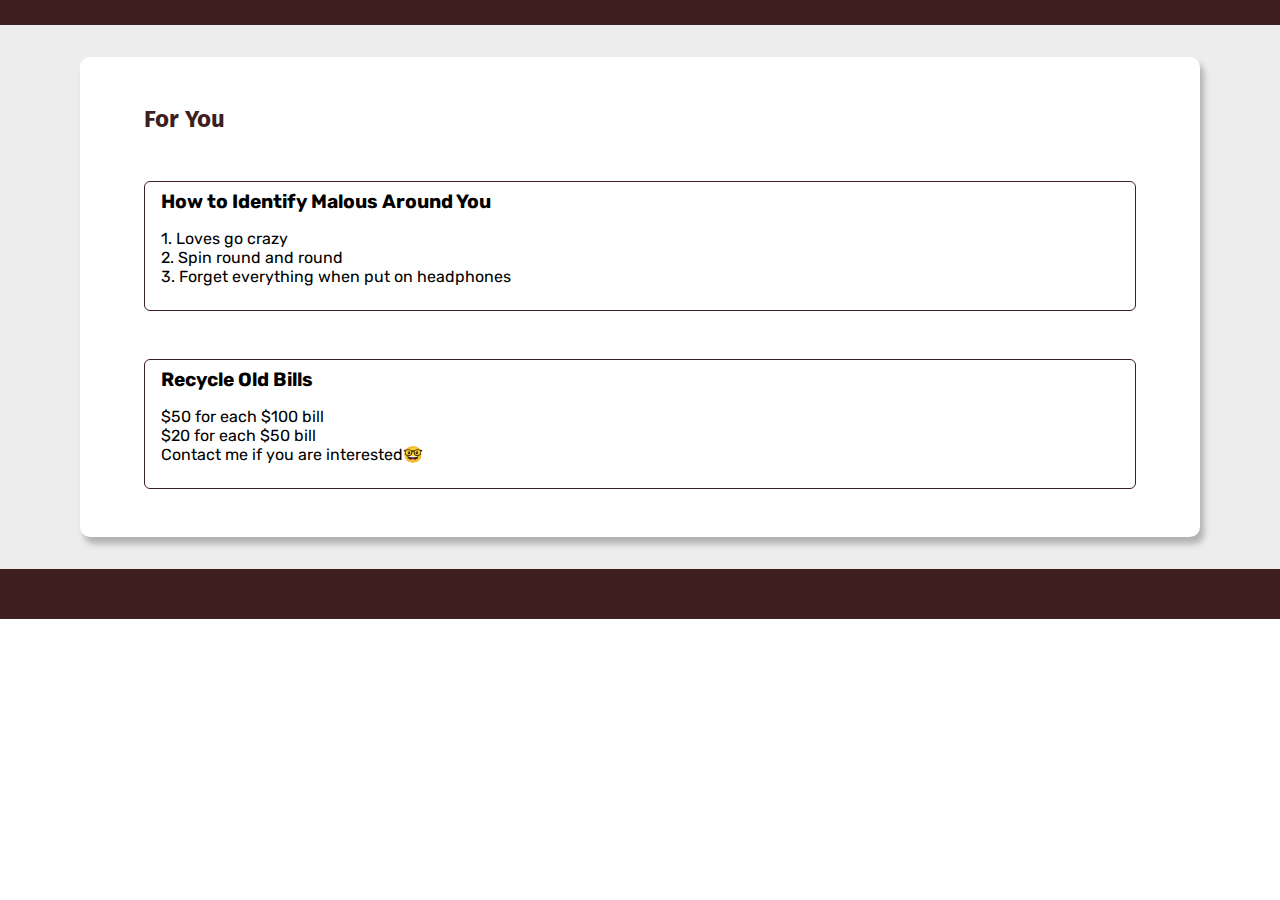
<file: index.html>
<!DOCTYPE html>
<html lang="en">
  <head>
    <meta charset="UTF-8" />
    <meta name="viewport" content="width=device-width, initial-scale=1.0" />

    <link rel="preconnect" href="https://fonts.googleapis.com" />
    <link rel="preconnect" href="https://fonts.gstatic.com" crossorigin />
    <link
      href="https://fonts.googleapis.com/css2?family=Fira+Sans&family=Gugi&family=Rubik&display=swap"
      rel="stylesheet"
    />

    <link rel="stylesheet" href="style.css" />
    <link rel="stylesheet" href="queries.css" />

    <title>Rabbit Hole</title>
  </head>
  <body>
    <header></header>

    <main>
      <div class="background-container">
        <div class="container">
          <h1 class="primary-heading">For You</h1>

          <div class="posts">
            <div class="post">
              <h2 class="post-heading">How to Identify Malous Around You</h2>
              <p class="post-content">
                1. Loves go crazy<br />
                2. Spin round and round <br />
                3. Forget everything when put on headphones
              </p>
              <div class="comment-area">
                <div class="like-save-comment">
                  <div class="like"></div>
                  <div class="save"></div>
                  <div class="comment"></div>
                </div>
                <div class="poster"></div>
              </div>
            </div>

            <div class="post">
              <h2 class="post-heading">Recycle Old Bills</h2>
              <p class="post-content">
                $50 for each $100 bill<br />
                $20 for each $50 bill <br />
                Contact me if you are interested🤓
              </p>
              <div class="comment-area"></div>
            </div>
          </div>
        </div>
      </div>
    </main>

    <footer></footer>
  </body>
</html>
</file>
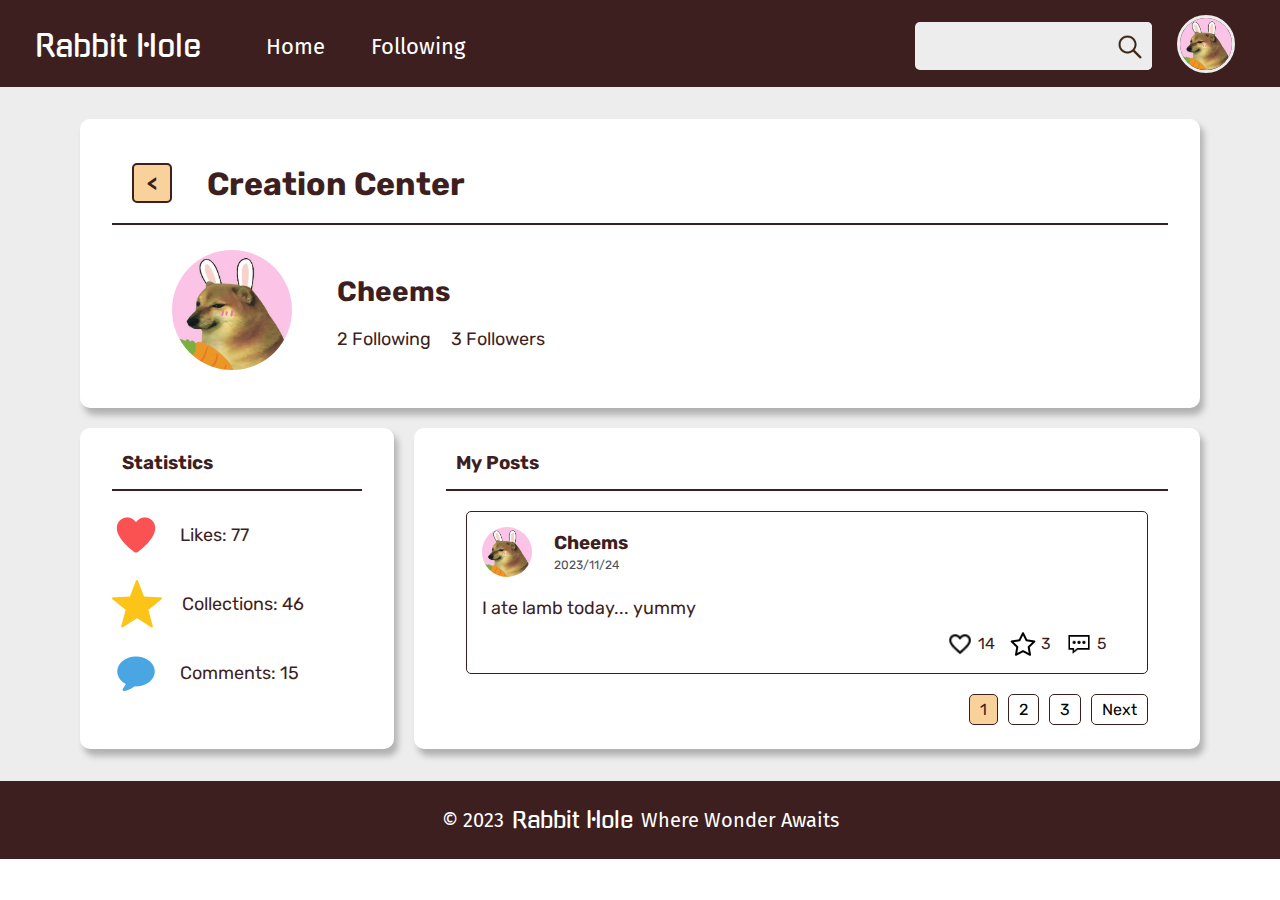
<file: creation-center.html>
<!DOCTYPE html>
<html lang="en">
  <head>
    <meta charset="UTF-8" />
    <meta name="viewport" content="width=device-width, initial-scale=1.0" />

    <link rel="preconnect" href="https://fonts.googleapis.com" />
    <link rel="preconnect" href="https://fonts.gstatic.com" crossorigin />
    <link
      href="https://fonts.googleapis.com/css2?family=Fira+Sans&family=Gugi&family=Rubik&display=swap"
      rel="stylesheet"
    />

    <link rel="stylesheet" href="style.css" />
    <link rel="stylesheet" href="queries.css" />

    <title>Rabbit Hole - Creation Center</title>
  </head>

  <body>
    <header>
      <div class="logo">Rabbit Hole</div>
      <nav>
        <ul>
          <li><a href="index.html"> Home </a></li>
          <li><a href="following.html"> Following </a></li>
        </ul>
      </nav>

      <div class="search-bar">
        <form action="/search" method="get">
          <input type="text" name="q" placeholder="Search">
          <button type="submit"><img src="imgs/icons8-search-48.png" alt="Search Button"></button>
        </form>
      </div>

      <div class="me-link">
        <ul>
          <li><a href="me.html"><img src="imgs/cheems.jpg" alt="Me"></a></li>
        </ul>
      </div>
    </header>

    <div class="background-container">
      <!-- Profile Section -->
      <div class="creation-center-container">
        <div class="profile-section">
          <div class="header-line">
            <div class="close-btn" onclick="history.back()"><</div>
            <div class="post-header"><h1>Creation Center</h1></div>
          </div>

          <hr class="cutting_line">

          <div class="user-info">
            <div class="profile-photo">
              <img src="imgs/cheems.jpg" alt="User Profile">
            </div>
            <div class="profile-detail">
              <h2>Cheems</h2>
              <p>2 Following &nbsp &nbsp 3 Followers</p>
            </div>
          </div>
        </div>
        
        <div class="bottom-container">
          <!-- Statistics Section -->
          <div class="stats-section">
            <div class="header-line">
              <h3>Statistics</h3>
            </div>

            <hr class="cutting_line">

            <div class="stats-container">
              <div class="stat">
                <img src="imgs/icons8-like-48 (1).png" alt="Likes">
                <span>Likes: 77</span>
              </div>
              <div class="stat">
                <img src="imgs/icons8-star-50.png" alt="Collections">
                <span>Collections: 46</span>
              </div>
              <div class="stat">
                <img src="imgs/icons8-comment-48 (1).png" alt="Comments">
                <span>Comments: 15</span>
              </div>
            </div>  
          </div>

          <!-- Posts Section -->
          <div class="posts-section">
            <div class="header-line">
              <h3>My Posts</h3>
            </div>

            <hr class="cutting_line">
            
            <!-- My Post 1 -->
            <div class="my-post">
              <div class="my-post-details">
                <div class="my-post-profile">
                  <img src="imgs/cheems.jpg" alt="User Profile">
                  <div class="name-info">
                    <h3> Cheems </h3>
                    <p>2023/11/24</p>
                  </div>
                </div>

                <div class="my-post-content">
                  <p>I ate lamb today... yummy</p>
                </div>
              </div>

              <div class="post-interaction">
                <img src="imgs/icons8-like-24.png" alt="Likes"> <p>14</p>
                <img src="imgs/icons8-star-26.png" alt="Likes"> <p>3</p>
                <img src="imgs/icons8-comment-32.png" alt="Likes"> <p>5</p>
              </div>
            </div>

            <!-- Pagination -->
            <ul class="pagination">
              <li class="active">1</li>
              <li>2</li>
              <li>3</li>
              <li>Next</li>
            </ul>
          </div>
        </div>
      </div>
    </div>

    <footer>
      <p>&copy 2023 <div class="logo"> Rabbit Hole </div> Where Wonder Awaits</p>
    </footer>
  </body>
</html>
</file>
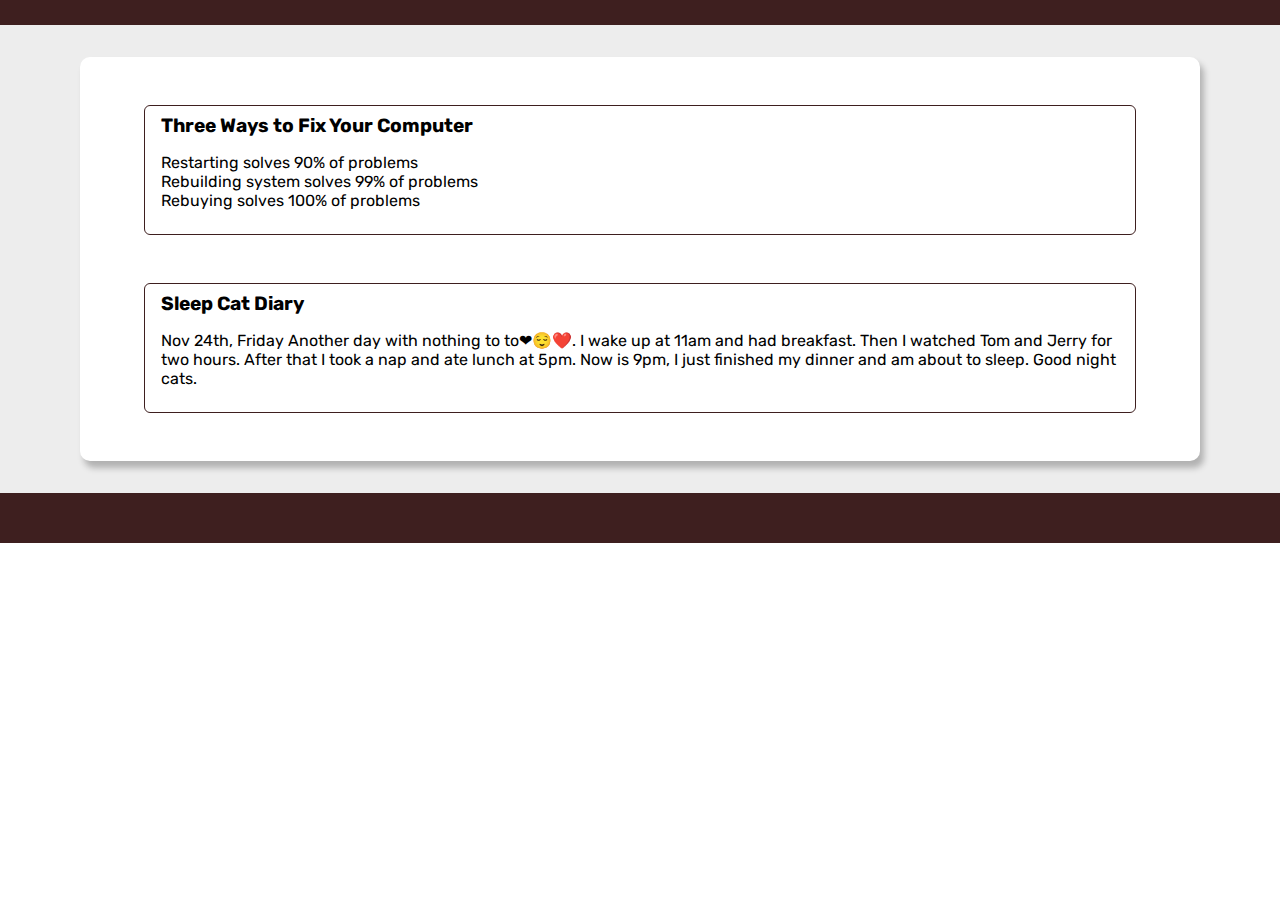
<file: following.html>
<!DOCTYPE html>
<html lang="en">
  <head>
    <meta charset="UTF-8" />
    <meta name="viewport" content="width=device-width, initial-scale=1.0" />

    <link rel="preconnect" href="https://fonts.googleapis.com" />
    <link rel="preconnect" href="https://fonts.gstatic.com" crossorigin />
    <link
      href="https://fonts.googleapis.com/css2?family=Fira+Sans&family=Gugi&family=Rubik&display=swap"
      rel="stylesheet"
    />

    <link rel="stylesheet" href="style.css" />
    <link rel="stylesheet" href="queries.css" />

    <title>Document</title>
  </head>
  <body>
    <header></header>

    <main>
      <div class="background-container">
        <div class="container">
          <div class="following"></div>

          <div class="posts">
            <div class="post">
              <h2 class="post-heading">Three Ways to Fix Your Computer</h2>
              <p class="post-content">
                Restarting solves 90% of problems<br />
                Rebuilding system solves 99% of problems<br />
                Rebuying solves 100% of problems
              </p>
              <div class="comment-area"></div>
            </div>

            <div class="post">
              <h2 class="post-heading">Sleep Cat Diary</h2>
              <p class="post-content">
                Nov 24th, Friday Another day with nothing to to❤😌❤️. I wake up
                at 11am and had breakfast. Then I watched Tom and Jerry for two
                hours. After that I took a nap and ate lunch at 5pm. Now is 9pm,
                I just finished my dinner and am about to sleep. Good night
                cats.
              </p>
              <div class="comment-area"></div>
            </div>
          </div>
        </div>
      </div>
    </main>

    <footer></footer>
  </body>
</html>
</file>
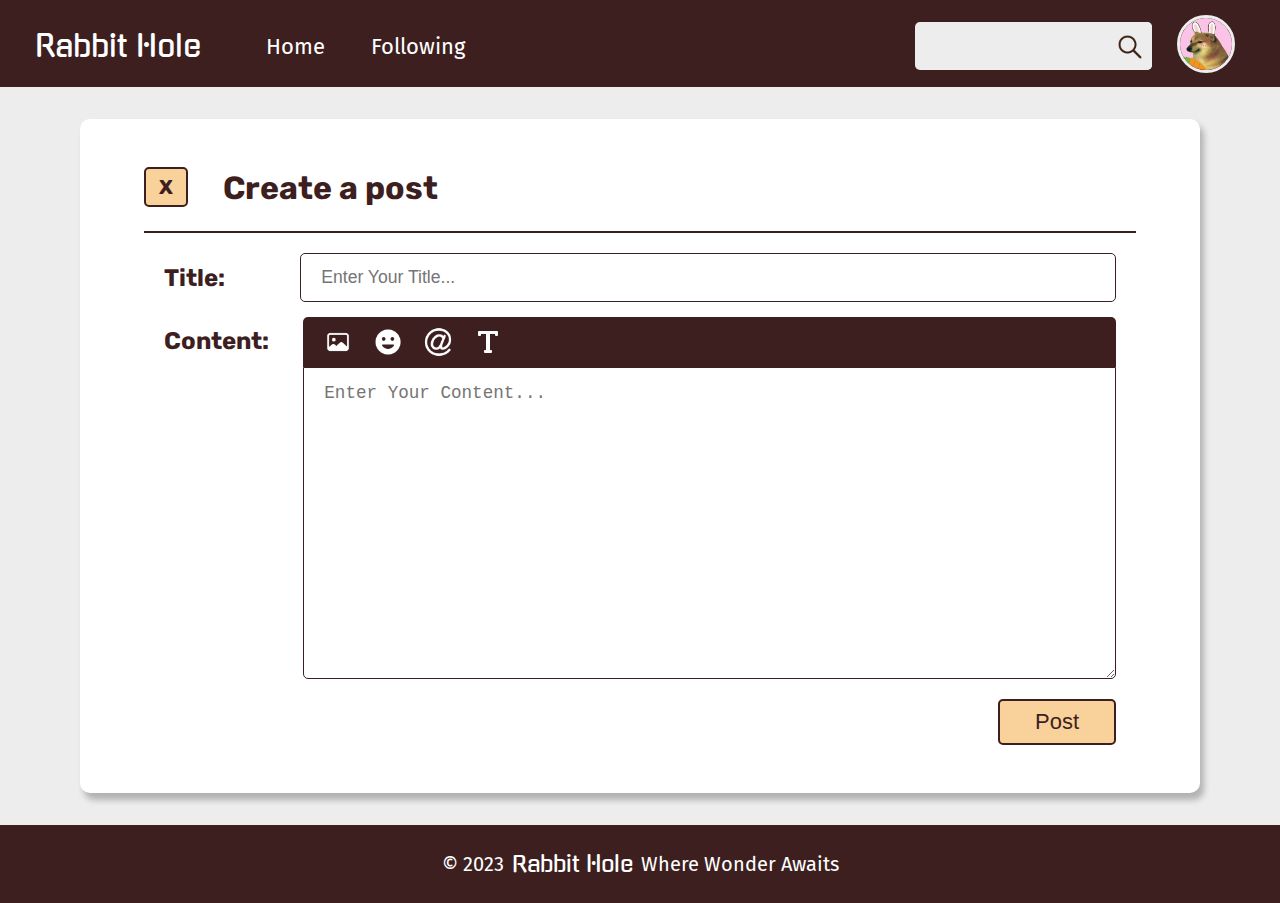
<file: post.html>
<!DOCTYPE html>
<html lang="en">
  <head>
    <meta charset="UTF-8" />
    <meta name="viewport" content="width=device-width, initial-scale=1.0" />

    <link rel="preconnect" href="https://fonts.googleapis.com" />
    <link rel="preconnect" href="https://fonts.gstatic.com" crossorigin />
    <link
      href="https://fonts.googleapis.com/css2?family=Fira+Sans&family=Gugi&family=Rubik&display=swap"
      rel="stylesheet"
    />

    <link rel="stylesheet" href="style.css" />
    <link rel="stylesheet" href="queries.css" />

    <title>Rabbit Hole - Post New Content</title>
  </head>

  <body>
    <header>
      <div class="logo">Rabbit Hole</div>
      <nav>
        <ul>
          <li><a href="index.html"> Home </a></li>
          <li><a href="following.html"> Following </a></li>
        </ul>
      </nav>

      <div class="search-bar">
        <form method="get">
          <input type="text" name="q" placeholder="Search" />
          <button type="submit">
            <img src="imgs/icons8-search-48.png" alt="Search Button" />
          </button>
        </form>
      </div>

      <div class="me-link">
        <ul>
          <li>
            <a href="me.html"><img src="imgs/cheems.jpg" alt="Me" /></a>
          </li>
        </ul>
      </div>
    </header>

    <main>
      <div class="background-container">
        <div class="container">
          <div class="post-new-content-head">
            <div class="close-btn" onclick="history.back()">X</div>
            <div class="post-header"><h1>Create a post</h1></div>
          </div>

          <hr class="cutting_line" />

          <form class="post-form">
            <div class="post-title">
              <h2>Title:</h2>
              <input
                type="text"
                class="input-field"
                placeholder="Enter Your Title..."
                name="title"
              />
            </div>
            <div class="post-enter-content">
              <h2>Content:</h2>
              <div class="post-enter-content-area">
                <div class="content-icons">
                  <img
                    src="imgs/icons8-picture-48.png"
                    alt="picture-icon-dark"
                    title="Icon 1"
                  />
                  <img
                    src="imgs/icons8-smile-48.png"
                    alt="smile-icon-dark"
                    title="Icon 2"
                  />
                  <img
                    src="imgs/icons8-at-sign-48.png"
                    alt="at-icon-dark"
                    title="Icon 3"
                  />
                  <img
                    src="imgs/icons8-text-30.png"
                    alt="text-icon-dark"
                    title="Icon 4"
                  />
                </div>
                <textarea
                  class="input-field-content"
                  placeholder="Enter Your Content..."
                  name="content"
                  rows="14"
                ></textarea>
              </div>
            </div>
            <div class="post-form-btn-container">
              <button
                type="button"
                class="post-content-btn"
                onclick="window.location.href='index.html'"
              >
                Post
              </button>
            </div>
          </form>
        </div>
      </div>
    </main>

    <footer>
      <p>&copy 2023</p>
      <div class="logo">Rabbit Hole</div>
      <p>Where Wonder Awaits</p>
    </footer>
  </body>
</html>
</file>
<file: style.css>
* {
  padding: 0;
  margin: 0;
  box-sizing: border-box;
}

html {
  font-size: 1rem;
  font-family: "Rubik", sans-serif;
}

/**************************/
/* CONTAINER */
/**************************/

.background-container {
  background-color: #ededed;
  padding: 1.5rem 1.5rem;
}

.container {
  background-color: #fff;
  padding: 1.5rem 2rem;
  border-radius: 10px;
  box-shadow: 4px 0.4rem 0.4rem rgba(0, 0, 0, 0.25);
}

.primary-heading {
  font-size: 1.5rem;
  font-family: "Fira Sans", sans-serif;
  margin-bottom: 1.5rem;
  color: #3e1f1f;
}

/**************************/
/* POSTS SECTION*/
/**************************/

.posts {
  display: flex;
  flex-direction: column;
  gap: 2rem;
}

.post {
  border: 1px solid #3e1f1f;
  padding: 0.5rem 1rem;
  border-radius: 6px;
}

.post-heading {
  font-size: 1.2rem;
  margin-bottom: 1rem;
}

.post-content {
  font-size: 1rem;
  margin-bottom: 1rem;
}

.poster {
  display: flex;
  align-items: center;
  gap: 0.5rem;
}

.poster-img {
  width: 2.4rem;
  border-radius: 50%;
}

.comment-area {
  display: flex;
  justify-content: space-between;
}

.like-save-comment {
  display: flex;
  align-items: center;
  gap: 1.2rem;
}

.comment-area-button {
  background-color: #fff;
  border: none;
  width: 2rem;
  height: 2rem;

  display: flex;
  align-items: center;
}

/**************************/
/* FOLLOWING SECTION*/
/**************************/

.following-header {
  display: flex;
  align-items: center;
  gap: 3rem;
  margin-bottom: 2rem;
}

.following {
  display: flex;
  align-items: center;
  gap: 1rem;
}

.following-img {
  border-radius: 50%;
  width: 4rem;
}

/**************************/
/* ME SECTION*/
/**************************/

/* Profile */

.profile-container {
  padding: 0.8rem;
  margin-bottom: 2rem;
  display: flex;
  justify-content: space-between;
  align-items: center;
}

.profile {
  display: flex;
  gap: 1.5rem;
  align-items: center;
}

.profile-info {
  display: flex;
  flex-direction: column;
  gap: 0.8rem;
}

.profile-img {
  width: 5rem;
  border-radius: 50%;
}

.profile-name {
  font-size: 1.3rem;
}

.following-followers {
  display: flex;
  flex-direction: column;
  gap: 0.2rem;
  align-items: center;
}

.following,
.followers {
  display: flex;
  gap: 0.3rem;
  align-items: center;
}

.number {
  font-size: 0.6rem;
  color: #000;
}

.following-text,
.follower-text {
  font-size: 0.8rem;
  color: #495057;
}

/* Buttons */

.me-buttons {
  display: flex;
  flex-direction: column;
  align-items: center;
  gap: 1rem;
}

.me-button {
  border: none;
  border-radius: 5px;
  align-self: center;
  padding: 0.4rem 0.8rem;

  background-color: #f8d29a;
  color: #3E1F1F;
  font-size: 0.8rem;
  border: 1.8px solid #3E1F1F;
}

.me-button:hover {
  background-color: #3E1F1F;
  color: #f8d29a;
  transition: 0.3s;
}

/* Small Containers */

.me-containers {
  display: flex;
  flex-direction: column;
  gap: 3rem;
}

.following-container,
.favorites-container,
.notifications-container {
  background-color: #f8f9fa;
  height: 4rem;
  border-radius: 6px;
  padding: 1rem;

  display: flex;
  gap: 1rem;
  align-items: center;
}

.me-heading {
  font-size: 1rem;
  color: #495057;
}

.me-text {
  font-size: 0.9rem;
  color: #000;
}

.me-following-img {
  border-radius: 50%;
  width: 3rem;
}

/**************************/
/* HEADER SECTION*/
/**************************/

header {
  display: flex;
  align-items: center;
  background-color: #3E1F1F;
  padding: 15px 10px 10px 25px;
  font-family: "Fira Sans", sans-serif;
}

header .logo {
  font-family: 'Gugi', cursive;
  font-size: 20px;
  color: white;
  margin-right: 10px;
}

header nav {
  display: flex;
  margin-right: auto;
}

header li {
  display: inline;
  margin-right: 20px;
}

header nav a {
  color: white;
  text-decoration: none;
  margin: 4px 10px;
  font-size: 18px;
}

header nav a:hover {
  color: #f8d29a;
  text-decoration: underline;
  transition: 0.3s;
}

header .search-bar {
  display: flex;
  position: relative;
  margin-right: 15px;
  align-items: center;
}

header .search-bar input[type="text"] {
  padding: 10px;
  border: none;
  border-radius: 5px;
  background-color: #EDEDED;
  width: 100%;
  font-size: 1rem;
}

.search-bar ::placeholder {
  color: #EDEDED;
}

header .search-bar button {
  position: absolute;
  right: 0px;
  top: 0px;
  border: none;
  background: #EDEDED;
  cursor: pointer;
  border-radius: 5px;
  height: 100%;
  padding: 0 6px;
}

header .search-bar button:hover{
  background-color: #f8d29a;
  transition: 0.3s;
}

header .search-bar button img {
  margin-top: 4px;
  width: 24px;
  height: 24px;
}

header .me-link img {
  width: 58px;
  height: 58px;
  border-radius: 50%;
  cursor: pointer;
  border: 3px solid #EDEDED;
}

.me-link img:hover {
  border-color: #f8d29a;
  transition: 0.3s;
}

header .post-button {
  margin-right: 13px;
  display: inline-flex;
  align-items: center;
  background-color: #f8d29a;
  border-radius: 5px;
  border: none;
  padding: 8px 5px;
  cursor: pointer;
}

header .post-button p {
  margin-top: 2px;
  margin-right: 2px;
  font-family: "Fira Sans", sans-serif;
  font-size: 1rem;
  color: #3E1F1F;
}

header .post-button img {
  margin-right: 3px;
  height: 18px;
  width: 18px;
}

button.post-button:hover {
  background-color: #FFEEBB;
  transition: 0.3s;
}

/**************************/
/* FOOTER SECTION*/
/**************************/

footer {
  display: flex;
  align-items: center;
  justify-content: center;
  background-color: #3E1F1F;
  color: white;
  padding: 25px;
  font-size: 16px;
  font-family: "Fira Sans", sans-serif;
}

footer .logo {
  font-family: 'Gugi', cursive;
  margin: 0px 8px;
  font-size: 18px;
}

footer p {
  margin: 0;
}

/**************************/
/* POST SECTION*/
/**************************/
.post-new-content-head {
  display: flex;
  align-items: center;
  padding-bottom: 1rem;
}

.close-btn {
  background-color: #f8d29a;
  border: 2px solid #3E1F1F;
  border-radius: 5px;
  cursor: pointer;
  margin-right: 20px;
  padding: 4px 8px;
  font-size: 14px;
  color: #3E1F1F;
  font-weight: bold;
}

.close-btn:hover {
  background-color: #3E1F1F;
  border: 2px solid #3E1F1F;
  color: #f8d29a;
}

.post-header {
  color: #3E1F1F;
  margin-top: 2px;
}

.post-header {
  font-size: 11px;
}

.cutting_line {
  border: 1px solid #3E1F1F;
  width: 100%;
}

.post-title {
  display: flex;
  align-items: center;
  padding: 20px;
  padding-bottom: 10px;
  flex-direction: column;
}

.post-title h2 {
  margin-right: 30px;
  color: #3E1F1F;
  width: 11%;
  margin-right: auto;
  font-size: 20px;
  margin-bottom: 10px;
}

.input-field {
  width: 100%;
  padding: 13px;
  padding-left: 20px;
  border: 1.5px solid #3E1F1F;
  border-radius: 5px;
  box-sizing: border-box;
  font-size: 0.8rem;
  margin-right: 0;
}

.input-field:focus {
  outline: none;
  box-shadow: 3px 3px #f8d29a;
}

.post-enter-content {
  display: flex;
  flex-direction: column;
  align-items: flex-start;
  padding: 20px;
  padding-top: 5px;
}

.post-enter-content h2 {
  margin-top: 10px;
  margin-right: 30px;
  color: #3E1F1F;
  width: 11%;
  font-size: 20px;
  margin-bottom: 10px;
}

.post-enter-content-area {
  display: flex;
  flex-direction: column;
  width: 100%;
  margin-right: auto;
}

.content-icons {
  background-color: #3E1F1F;
  display: flex;
  align-items: center;
  width: 100%;
  border-radius: 5px 5px 0 0;
  padding-left: 10px;
}

.input-field-content {
  width: 100%;
  border: 1.5px solid #3E1F1F;
  font-size: 0.9rem;
  border-radius: 0 0 5px 5px;
  padding: 15px;
  padding-left: 20px;
}

.input-field-content:focus {
  outline: none;
  box-shadow: 0px 5px #f8d29a;
}

.content-icons img {
  height: 20px;
  margin: 10px;
  cursor: pointer;
  transition: transform 0.3s ease;
}

.post-form-btn-container {
  display: flex;
  padding-right: 20px;
}

.post-content-btn {
  margin-left: auto;
  padding: 8px 35px; 
  background-color: #f8d29a; 
  border: 2px solid #3E1F1F;
  border-radius: 5px;
  font-size: 18px;
  font-weight: 500;
  color: #3E1F1F;
  cursor: pointer;
  text-align: center;
  text-decoration: none;
}

.post-content-btn:hover {
  color: #f8d29a;
  background-color: #3E1F1F;
  transition: 0.3s;
}

/**************************/
/* Creation Center*/
/**************************/
.creation-center-container {
  display: grid;
  gap: 20px;
}

.bottom-container {
  display: grid;
  gap: 20px;
}

.profile-section, .posts-section, .stats-section {
  background-color: #fff;
  padding: 1.5rem 2rem;
  border-radius: 10px;
  box-shadow: 4px 0.4rem 0.4rem rgba(0, 0, 0, 0.25);
}

.profile-section {
  display: flex;
  flex-direction: column;
  align-items: center;
}

.header-line {
  display: flex;
  padding: 10px;
  flex-direction: row;
  margin-right: auto;
}

.user-info {
  display: flex;
  padding: 25px;
  padding-bottom: 10px;
  margin-right: auto;
  align-items: center;
}

.profile-photo img {
  border-radius: 50%;
  width: 85px;
  margin-right: 20px;
  margin-left: 20px;
}

.profile-detail {
  display: flex;
  flex-direction: column;
}

.profile-detail h2 {
  color: #3E1F1F;
  padding: 5px 15px;
  font-size: 22px;
}

.profile-detail p {
  display: flex;
  flex-direction: row;
  color: #3E1F1F;
  padding: 10px 15px;
  font-size: 14px;
}

.stats-section .header-line {
  padding: 10px;
  padding-top: 0;
  padding-bottom: 10px;
  color: #3E1F1F;
}

.stats-container {
  padding-top: 20px;
}

.stat {
  display: flex;
  align-items: center;
  margin-bottom: 20px;
  font-size: 18px;
  color: #3E1F1F;
}

.stat img {
  margin-right: 20px;
  width: 32px;
}


.posts-section {
  display: flex;
  flex-direction: column;
}

.posts-section .header-line {
  padding: 10px;
  padding-top: 0;
  padding-bottom: 10px;
  color: #3E1F1F;
}

.my-post {
  border: 1px solid #3E1F1F;
  margin: 20px;
  padding: 15px;
  border-radius: 5px;
}

.my-post-details {
  display: flex;
  flex-direction: column;
}

.my-post-profile {
  display: flex;
  align-items: center;
  margin-bottom: 20px;
}

.my-post-profile img {
  width: 50px; 
  height: 50px;
  border-radius: 50%;
  margin-right: 10px;
}

.name-info {
  color: #3E1F1F;
  padding-left: 10px;
}

.name-info h3 {
  padding: 2px;
}

.name-info p {
  padding: 2px;
  font-size: 12px;
  color: #495057;
}

.my-post-content {
  color: #3E1F1F;
  font-size: 18px;
}

.post-interaction {
  display: flex;
  justify-content: flex-end;
  align-items: center;
  padding: 10px;
  padding-bottom: 0;
}

.post-interaction img {
  width: 26px;
  height: 26px;
}

.post-interaction p {
  color: #3E1F1F;
  margin: 5px;
  margin-right: 15px;
}

.pagination {
  display: flex;
  justify-content: center;
  list-style-type: none;
}

.pagination li {
  margin: 0 5px;
  padding: 5px 10px;
  border: 1px solid #3E1F1F;
  border-radius: 5px;
}

.pagination li.active {
  background-color: #f8d29a;
  color: #3E1F1F;
}
</file>
<file: queries.css>
@media (min-width: 52em) {
  .background-container {
    padding: 2rem 5rem;
  }

  .container {
    padding: 3rem 4rem;
  }

  .primary-heading {
    margin-bottom: 3rem;
  }

  .posts {
    gap: 3rem;
  }

  .like-save-comment {
    gap: 2.4rem;
  }

  .following-header {
    margin-bottom: 3rem;
  }

  /* ME SECTION */

  .profile-container {
    padding: 1rem;
    margin-bottom: 3rem;
  }

  .profile {
    gap: 3rem;
  }

  .profile-info {
    gap: 1rem;
  }

  .profile-img {
    width: 6rem;
  }

  .profile-name {
    font-size: 1.7rem;
  }

  .following-followers {
    flex-direction: row;
    gap: 1.8rem;
  }

  .following,
  .followers {
    gap: 0.6rem;
  }

  .number {
    font-size: 1rem;
  }

  .following-text,
  .follower-text {
    font-size: 1rem;
  }

  .following-container,
  .favorites-container,
  .notifications-container {
    padding: 1rem 2rem;
  }

  .me-heading {
    font-size: 1.1rem;
  }

  .me-text {
    font-size: 1rem;
  }

  .me-button {
    font-size: 1rem;
    padding: 0.5rem 1rem;
  }

  .creation-center-container {
    padding: 0px 0rem;
  }

  .pagination {
    justify-content: flex-end;
    margin-right: 15px;
  }

  header {
    padding: 15px 25px 10px 35px;
  }

  header .logo {
    font-size: 30px;
    margin-right: 55px;
  }

  header nav a {
    font-size: 22px;
    margin: 0 10px;
  }

  header .search-bar button {
    height: 100%;
    /* padding: 0; */
  }

  header .search-bar {
    margin-right: 25px;
  }

  header .search-bar input[type="text"] {
    padding: 15px;
  }

  header .search-bar button img {
    margin-top: 4px;
    width: 32px;
    height: 32px;
  }

  header .post-button {
    margin-right: 23px;
    padding: 10px;
  }

  header .post-button p {
    margin-top: 2px;
    margin-right: 2px;
    font-size: 1.4rem;
  }

  header .post-button img {
    margin-right: 7px;
    height: 28px;
    width: 28px;
  }

  .post-new-content-head {
    padding-bottom: 1.5rem;
  }

  .close-btn {
    margin-right: 35px;
    padding: 6px 13px;
    font-size: 20px;
  }

  .post-header {
    font-size: 16px;
  }

  .post-title {
    flex-direction: row;
    justify-content: space-between;
  }

  .post-title h2 {
    width: 10rem;
    font-size: 1.5rem;
    margin-bottom: 0;
  }

  .input-field {
    font-size: 1.1rem;
  }

  .post-enter-content {
    flex-direction: row;
    justify-content: space-between;
  }

  .post-enter-content h2 {
    width: 8rem;
    font-size: 1.5rem;
  }

  .input-field-content {
    font-size: 1.1rem;
  }

  .content-icons img {
    height: 30px;
    margin: 10px;
  }

  .post-content-btn {
    font-size: 22px;
  }

  footer {
    padding: 25px;
    font-size: 20px;
  }

  footer .logo {
    margin: 0px 8px;
    font-size: 22px;
  }

  /* Creation Center */

  .bottom-container {
    grid-template-columns: 2fr 5fr;
  }

  .header-line {
    padding: 20px;
  }

  .profile-photo img {
    width: 120px;
    margin-right: 30px;
    margin-left: 35px;
  }

  .profile-detail h2 {
    padding: 10px 15px;
    font-size: 28px;
  }

  .profile-detail p {
    font-size: 18px;
  }

  .stats-section .header-line {
    padding-bottom: 15px;
  }

  .stat img {
    width: auto;
  }

  .posts-section .header-line {
    padding-bottom: 15px;
  }
}
</file>
